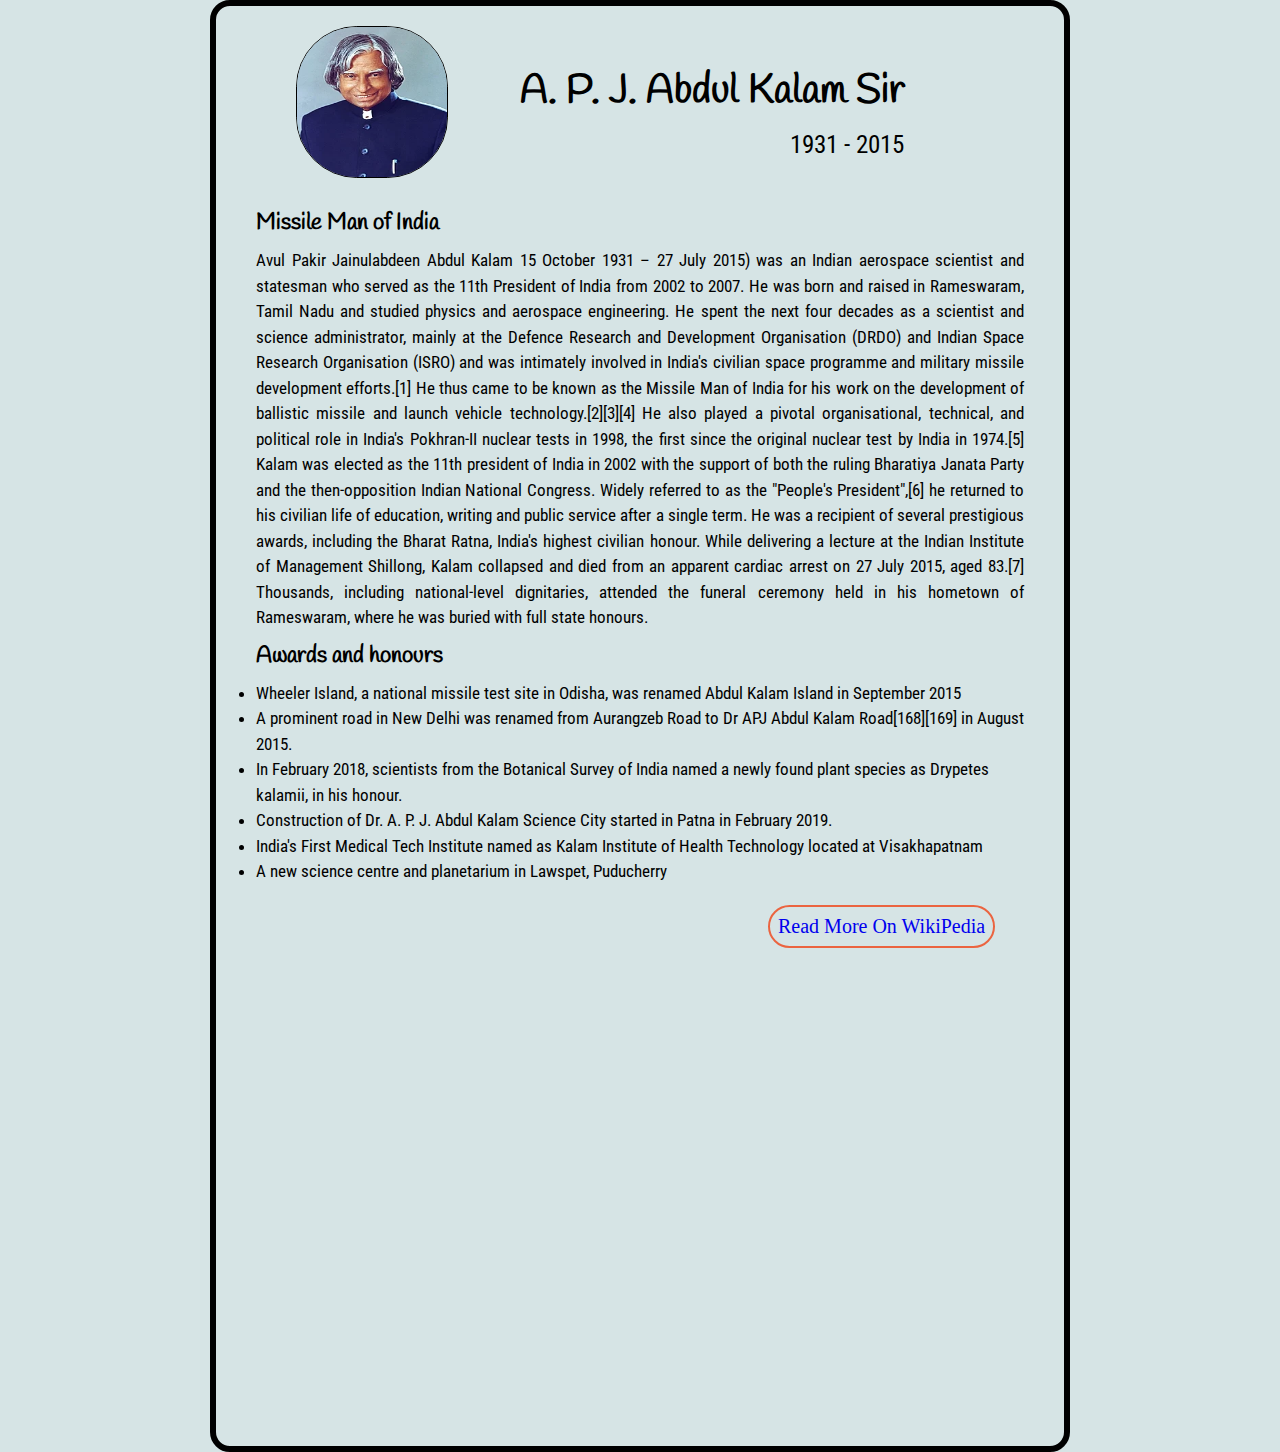
<file: Apj Abdul kalam bio/index.html>
<!DOCTYPE html>
<html lang="en">

<head>
    <meta charset="UTF-8">
    <title>A.P.J Abdul Kalam Sir Bio</title>
    <link rel="stylesheet" href="style.css">
    <style>
        @import url('https://fonts.googleapis.com/css2?family=Handlee&family=Roboto&family=Roboto+Condensed&display=swap');
    </style>
</head>

<body>
    <div class="container">
        <div class="top">
            <img src="images/image.webp" alt="Abdul Kalam Sir">
            <h1>A. P. J. Abdul Kalam Sir</h1>
            <p>1931 - 2015 </p>
        </div>
        <div class="main">
            <h2>Missile Man of India</h2>
            <p>Avul Pakir Jainulabdeen Abdul Kalam 15 October 1931 – 27 July 2015) was an Indian aerospace scientist and
                statesman who served as the 11th President of India from 2002 to 2007. He was born and raised in
                Rameswaram, Tamil Nadu and studied physics and aerospace engineering. He spent the next four decades as
                a scientist and science administrator, mainly at the Defence Research and Development Organisation
                (DRDO) and Indian Space Research Organisation (ISRO) and was intimately involved in India's civilian
                space programme and military missile development efforts.[1] He thus came to be known as the Missile Man
                of India for his work on the development of ballistic missile and launch vehicle technology.[2][3][4] He
                also played a pivotal organisational, technical, and political role in India's Pokhran-II nuclear tests
                in 1998, the first since the original nuclear test by India in 1974.[5]

                Kalam was elected as the 11th president of India in 2002 with the support of both the ruling Bharatiya
                Janata Party and the then-opposition Indian National Congress. Widely referred to as the "People's
                President",[6] he returned to his civilian life of education, writing and public service after a single
                term. He was a recipient of several prestigious awards, including the Bharat Ratna, India's highest
                civilian honour.

                While delivering a lecture at the Indian Institute of Management Shillong, Kalam collapsed and died from
                an apparent cardiac arrest on 27 July 2015, aged 83.[7] Thousands, including national-level dignitaries,
                attended the funeral ceremony held in his hometown of Rameswaram, where he was buried with full state
                honours.</p>
        </div>
        <div class="list">
            <h2>Awards and honours</h2>
            <ul>
                <li>Wheeler Island, a national missile test site in Odisha, was renamed Abdul Kalam Island in September
                    2015</li>
                <li>A prominent road in New Delhi was renamed from Aurangzeb Road to Dr APJ Abdul Kalam Road[168][169]
                    in August 2015.</li>
                <li>In February 2018, scientists from the Botanical Survey of India named a newly found plant species as
                    Drypetes kalamii, in his honour.</li>
                <li>Construction of Dr. A. P. J. Abdul Kalam Science City started in Patna in February 2019.</li>
                <li>India's First Medical Tech Institute named as Kalam Institute of Health Technology located at
                    Visakhapatnam</li>
                <li>A new science centre and planetarium in Lawspet, Puducherry</li>
            </ul>

        </div>
        <footer class="end">
            <a href="https://en.wikipedia.org/wiki/A._P._J._Abdul_Kalam">Read More On WikiPedia</a>
        </footer>

    </div>

</body>

</html>
</file>
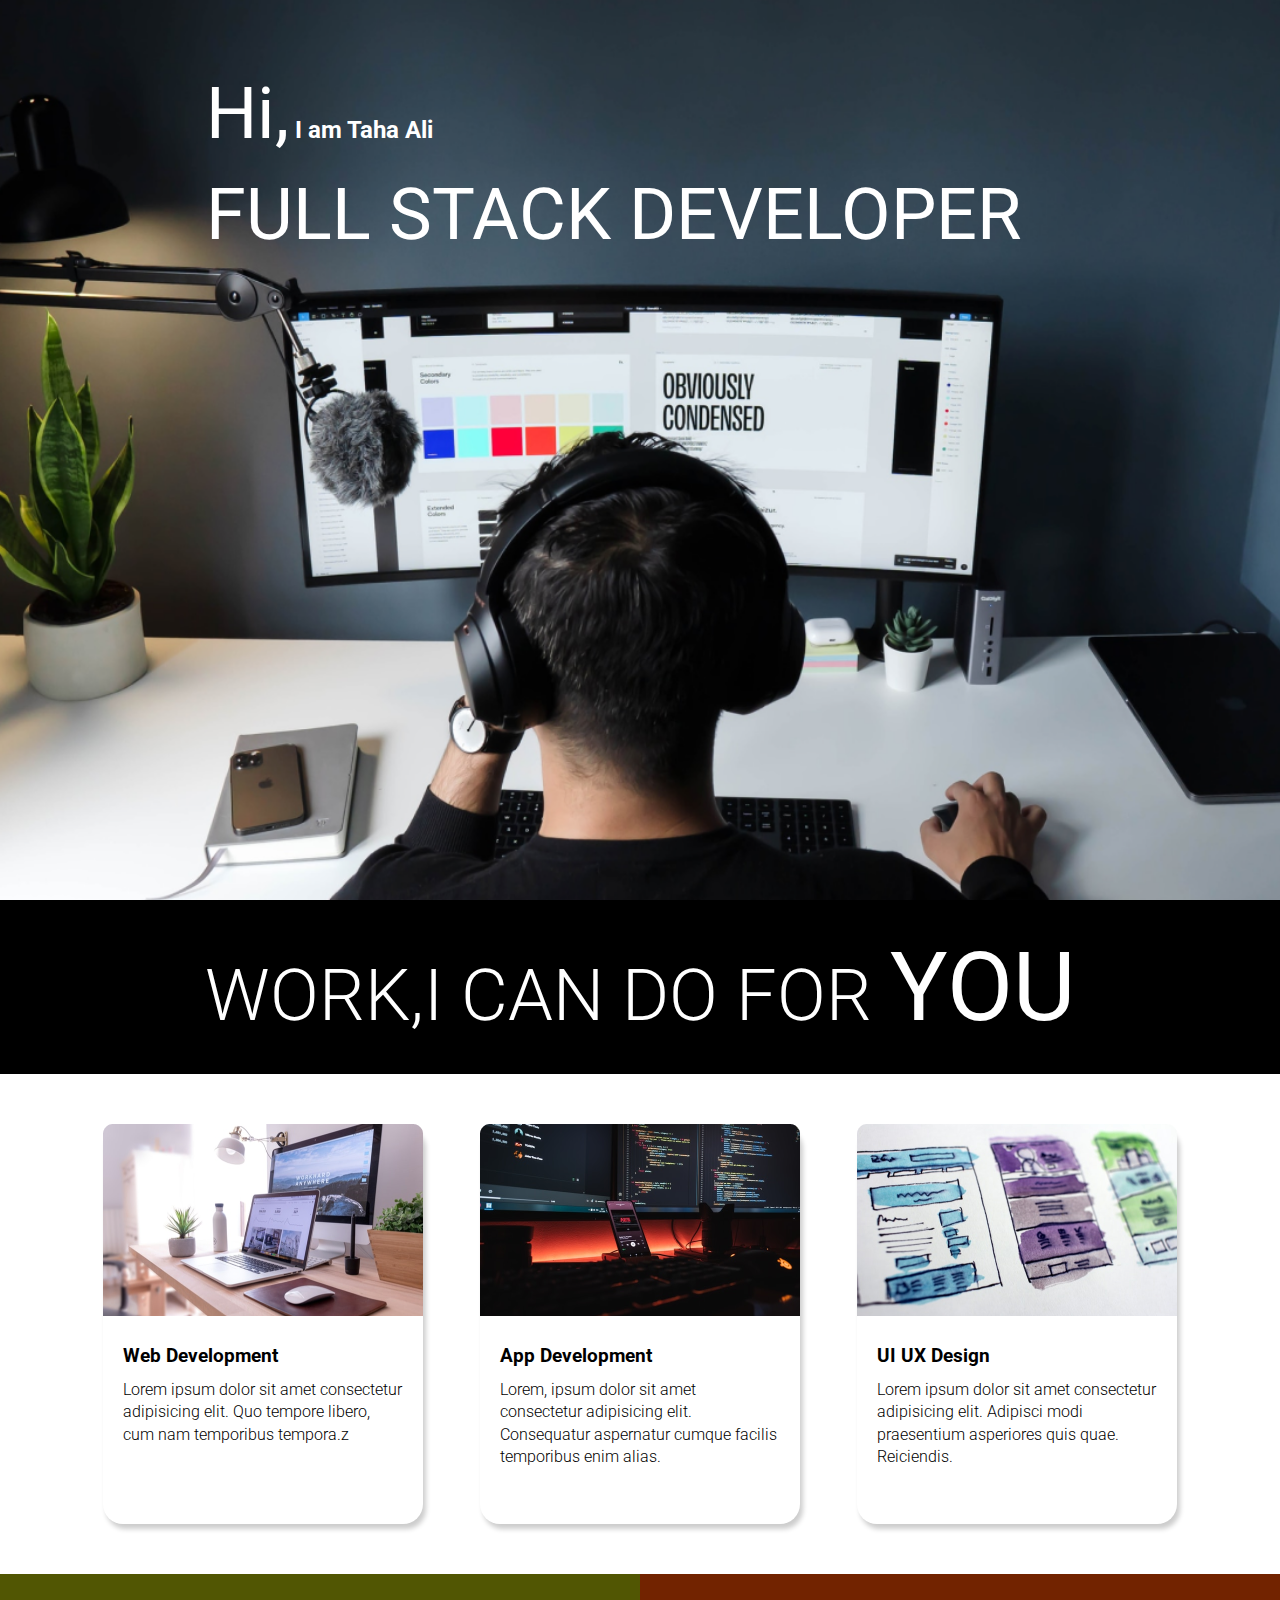
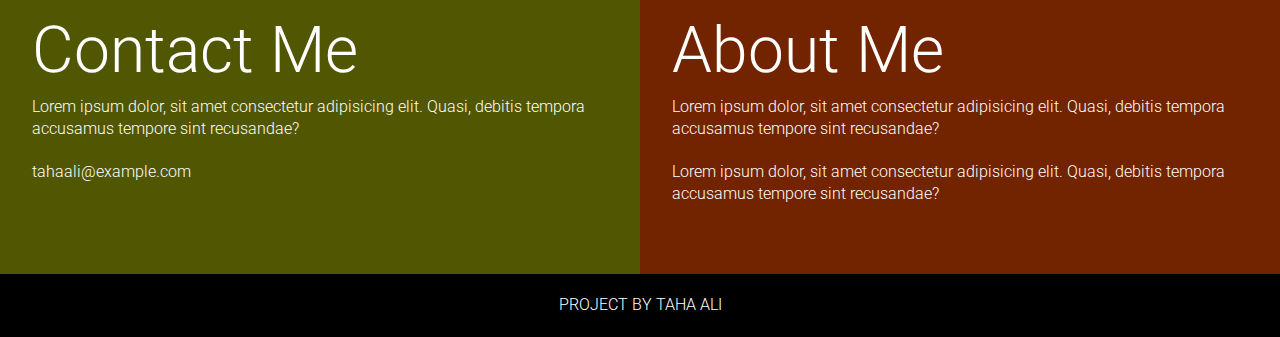
<file: Developer Landing page/index.html>
<!DOCTYPE html>
<html lang="en">

<head>
    <title>Developers Landing Page</title>
    <link rel="stylesheet" href="style.css">
</head>

<body>


    <!-- section 1---------------------- -->
    <section class="hero-section">
        <div class="text-con ">
            <h2><span class="lg-text">Hi,</span> I am Taha Ali</h2>
            <h1 class="lg-text">FULL STACK DEVELOPER</h1>
        </div>
    </section>

    <section class="black-box">
        <h2>WORK,I CAN DO FOR <span>YOU</span></h2>
    </section>


    <!-- section 2---------------------- -->
    <section class="work">
        <div class="grid-item">
            <div class="card">
                <div class="image-container">
                    <img class="img-re" src="images/img3.png" alt="web development">
                </div>
                <div class="card-container">
                    <h3>Web Development</h3>
                    <p>Lorem ipsum dolor sit amet consectetur adipisicing elit. Quo tempore libero, cum nam temporibus
                        tempora.z</p>
                </div>
            </div>
        </div>


        <div class="grid-item">
            <div class="card">
                <div class="image-container">
                    <img class="img-re" src="images/img1.png" alt="app development">
                </div>
                <div class="card-container">
                    <h3>App Development</h3>
                    <p>Lorem, ipsum dolor sit amet consectetur adipisicing elit. Consequatur aspernatur cumque facilis
                        temporibus enim alias.</p>
                </div>
            </div>
        </div>


        <div class="grid-item">
            <div class="card">
                <div class="image-container">
                    <img class="img-re" src="images/img2.png" alt="ui ux design" style="">
                </div>
                <div class="card-container">
                    <h3>UI UX Design</h3>
                    <p>Lorem ipsum dolor sit amet consectetur adipisicing elit. Adipisci modi praesentium asperiores
                        quis
                        quae. Reiciendis.</p>
                </div>
            </div>
        </div>
    </section>


    <!-- section 2---------------------- -->
    <section class="bottom-section">
        <div class="contact">
            <h2>Contact Me</h2>
            <p>Lorem ipsum dolor, sit amet consectetur adipisicing elit. Quasi, debitis tempora accusamus tempore sint
                recusandae?</p>
            <p>tahaali@example.com</p>
        </div>
        <div class="about">
            <h2>About Me</h2>
            <p>Lorem ipsum dolor, sit amet consectetur adipisicing elit. Quasi, debitis tempora accusamus tempore sint
                recusandae?</p>
            <p>Lorem ipsum dolor, sit amet consectetur adipisicing elit. Quasi, debitis tempora accusamus tempore sint
                recusandae?</p>
        </div>
    </section>

    <!-- Footer Section------------------->  

    <footer>
        Project By Taha Ali
    </footer>

</body>

</html>
</file>
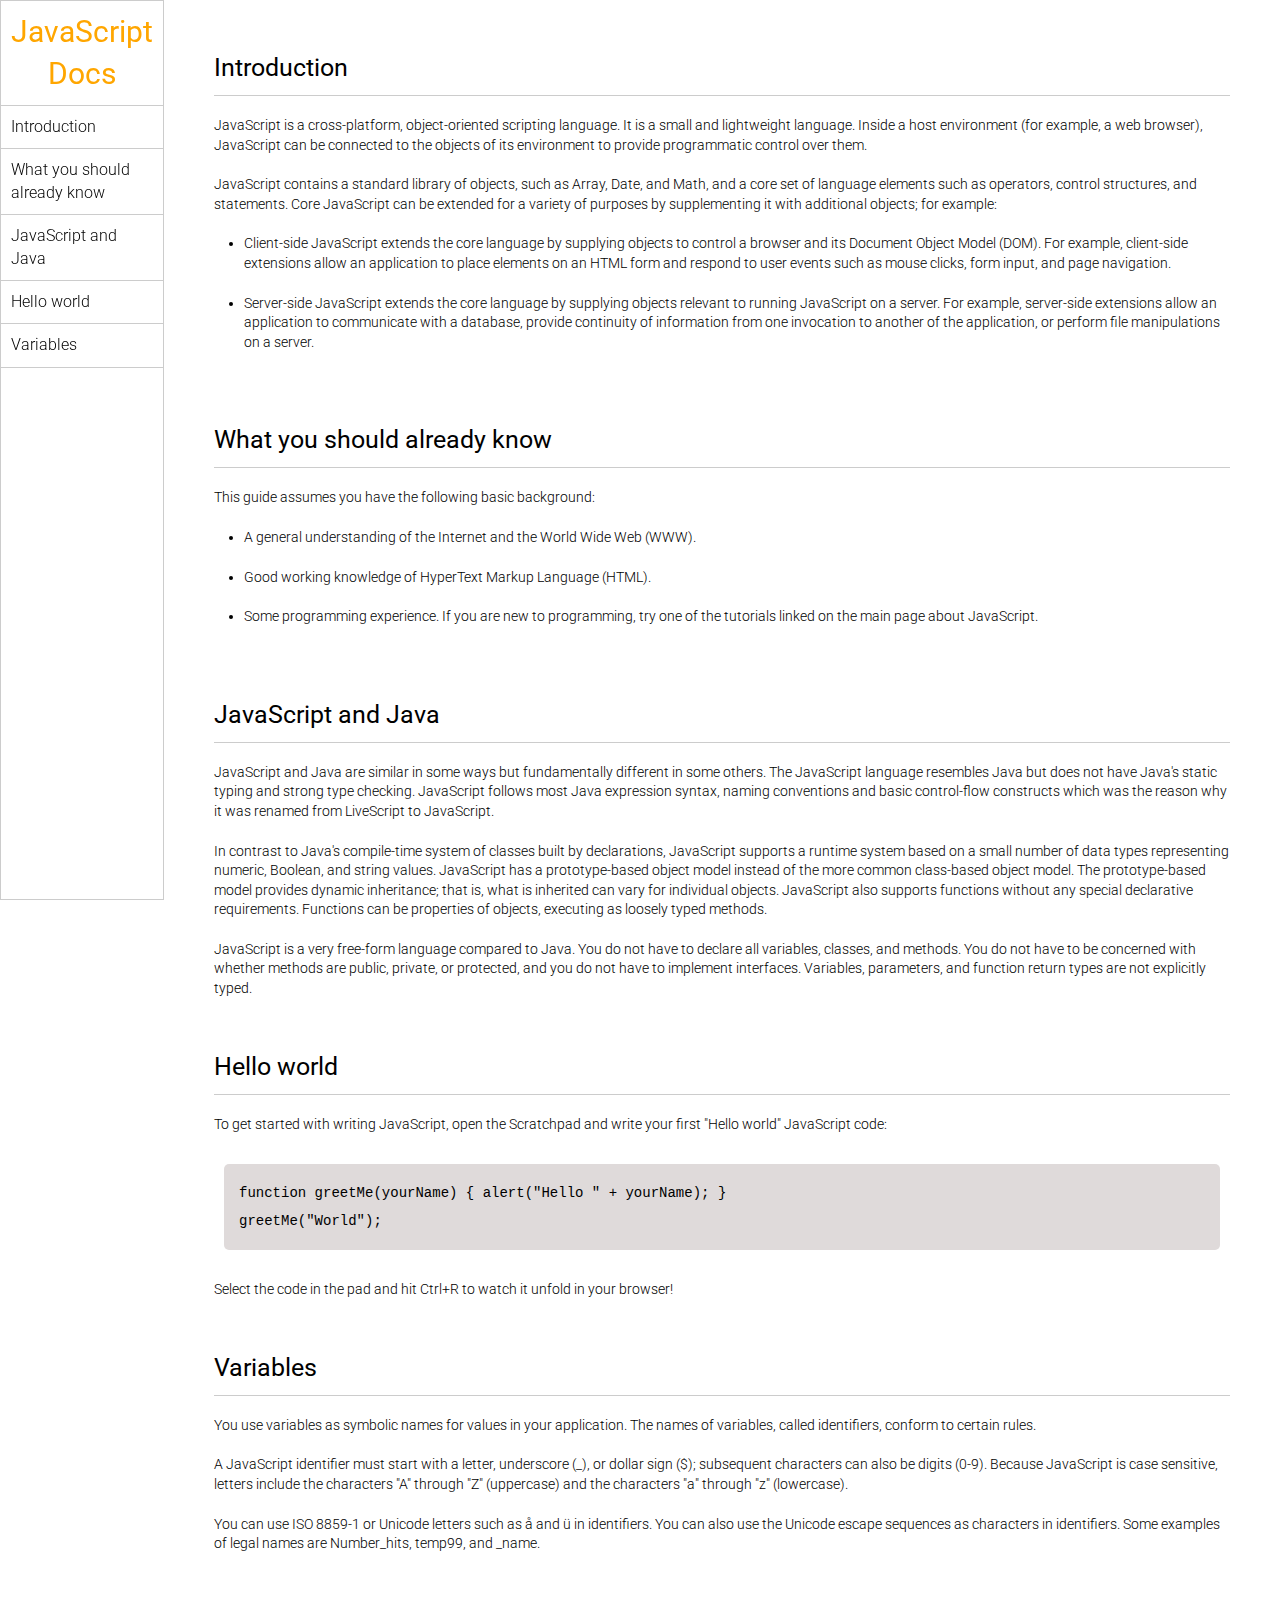
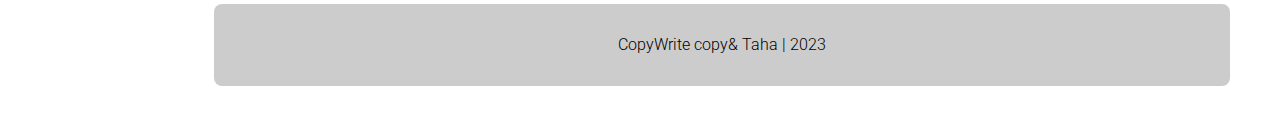
<file: javaScript documentation page/index.html>
<!DOCTYPE html>
<html lang="en">

<head>
    <meta charset="UTF-8">
    <meta http-equiv="X-UA-Compatible" content="IE=edge">
    <meta name="viewport" content="width=device-width, initial-scale=1.0">
    <title>JavaScript Documentation </title>
    <link rel="stylesheet" href="style.css">
</head>

<body>
    <header>
        <nav>
            <h1>JavaScript Docs</h1>
            <ul>
                <a href="#intro">
                    <li>Introduction</li>
                </a>
                <a href="#What_you_should_already_know">
                    <li>What you should already know</li>
                </a>


                <a href="#JavaScript_and_Java">
                    <li>JavaScript and Java</li>
                </a>
                <a href="#Hello_world">
                    <li>Hello world</li>
                </a>
                <a href="#Variables">
                    <li>Variables</li>
                </a>
            </ul>
        </nav>
    </header>

    <!-- my code ---------------------------------------- -->
    <main>
        <section id="intro">
            <h2>Introduction</h2>
            <article>
                <p>
                    JavaScript is a cross-platform, object-oriented scripting language.
                    It is a small and lightweight language. Inside a host environment
                    (for example, a web browser), JavaScript can be connected to the
                    objects of its environment to provide programmatic control over
                    them.
                </p>
                <p>
                    JavaScript contains a standard library of objects, such as Array,
                    Date, and Math, and a core set of language elements such as
                    operators, control structures, and statements. Core JavaScript can
                    be extended for a variety of purposes by supplementing it with
                    additional objects; for example:
                </p>
                <ul>
                    <li>
                        Client-side JavaScript extends the core language by supplying
                        objects to control a browser and its Document Object Model (DOM).
                        For example, client-side extensions allow an application to place
                        elements on an HTML form and respond to user events such as mouse
                        clicks, form input, and page navigation.
                    </li>
                    <li>
                        Server-side JavaScript extends the core language by supplying
                        objects relevant to running JavaScript on a server. For example,
                        server-side extensions allow an application to communicate with a
                        database, provide continuity of information from one invocation to
                        another of the application, or perform file manipulations on a
                        server.
                    </li>
                </ul>
            </article>
        </section>
        <section id="What_you_should_already_know">
            <h2>What you should already know</h2>
            <article>
                <p>This guide assumes you have the following basic background:</p>

                <ul>
                    <li>
                        A general understanding of the Internet and the World Wide Web
                        (WWW).
                    </li>
                    <li>Good working knowledge of HyperText Markup Language (HTML).</li>
                    <li>
                        Some programming experience. If you are new to programming, try
                        one of the tutorials linked on the main page about JavaScript.
                    </li>
                </ul>
            </article>
        </section>
        <section id="JavaScript_and_Java">
            <h2>JavaScript and Java</h2>
            <article>
                <p>
                    JavaScript and Java are similar in some ways but fundamentally
                    different in some others. The JavaScript language resembles Java but
                    does not have Java's static typing and strong type checking.
                    JavaScript follows most Java expression syntax, naming conventions
                    and basic control-flow constructs which was the reason why it was
                    renamed from LiveScript to JavaScript.
                </p>

                <p>
                    In contrast to Java's compile-time system of classes built by
                    declarations, JavaScript supports a runtime system based on a small
                    number of data types representing numeric, Boolean, and string
                    values. JavaScript has a prototype-based object model instead of the
                    more common class-based object model. The prototype-based model
                    provides dynamic inheritance; that is, what is inherited can vary
                    for individual objects. JavaScript also supports functions without
                    any special declarative requirements. Functions can be properties of
                    objects, executing as loosely typed methods.
                </p>
                <p>
                    JavaScript is a very free-form language compared to Java. You do not
                    have to declare all variables, classes, and methods. You do not have
                    to be concerned with whether methods are public, private, or
                    protected, and you do not have to implement interfaces. Variables,
                    parameters, and function return types are not explicitly typed.
                </p>
            </article>
        </section>
        <section id="Hello_world">
            <h2>Hello world</h2>
            <article>
                To get started with writing JavaScript, open the Scratchpad and write
                your first "Hello world" JavaScript code:
                <code>function greetMe(yourName) { alert("Hello " + yourName); }
                greetMe("World");
              </code>

                Select the code in the pad and hit Ctrl+R to watch it unfold in your
                browser!
            </article>
        </section>
        <section id="Variables">
            <h2>Variables</h2>
            <article>
                <p>
                    You use variables as symbolic names for values in your application.
                    The names of variables, called identifiers, conform to certain
                    rules.
                </p>
                <p>
                    A JavaScript identifier must start with a letter, underscore (_), or
                    dollar sign ($); subsequent characters can also be digits (0-9).
                    Because JavaScript is case sensitive, letters include the characters
                    "A" through "Z" (uppercase) and the characters "a" through "z"
                    (lowercase).
                </p>
                <p>
                    You can use ISO 8859-1 or Unicode letters such as å and ü in
                    identifiers. You can also use the Unicode escape sequences as
                    characters in identifiers. Some examples of legal names are
                    Number_hits, temp99, and _name.
                </p>
            </article>
            
        </section>
        <footer><p>CopyWrite copy& Taha | 2023 </p></footer>
    </main>
</body>

</html>
</file>
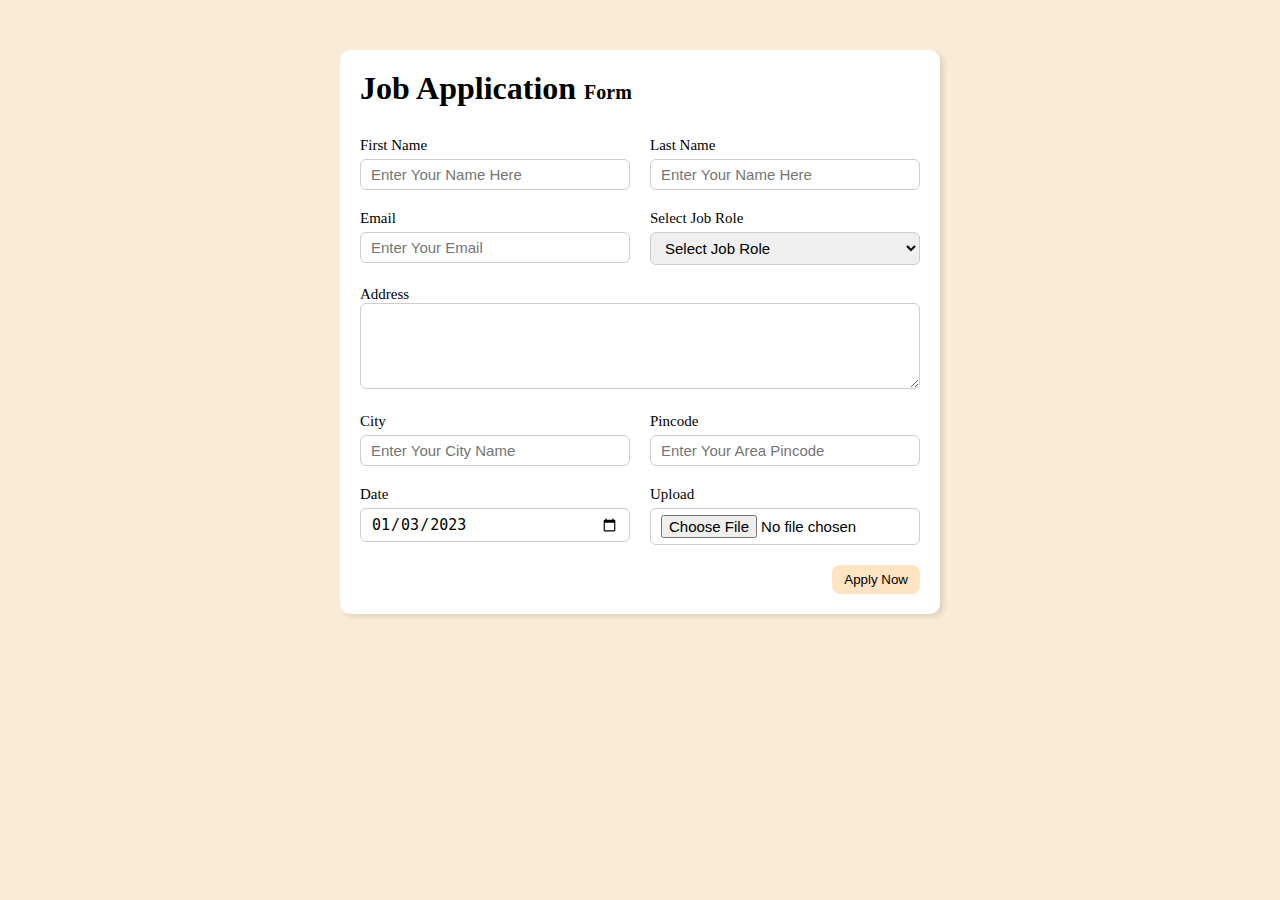
<file: Job Application Form/index.html>
<!DOCTYPE html>
<html lang="en">

<head>
    <title>job Application Form</title>
    <link rel="stylesheet" href="style.css">
</head>

<body>
    <div class="container">
        <div class="apply_box">
            <h1>Job Application
                <span class="small-title">Form</span>
            </h1>
            <form action="">
                <div class="form-container">
                    <div class="form-control">
                        <label for="first">First Name</label>
                        <input type="text" id="first" name="first-name" placeholder="Enter Your Name Here">
                    </div>


                    <div class="form-control">
                        <label for="last-name">Last Name</label>
                        <input type="text" id="last-name" name="last-name" placeholder="Enter Your Name Here">
                    </div>


                    <div class="form-control">
                        <label for="email">Email</label>
                        <input type="email" id="email" name="Email" placeholder="Enter Your Email">
                    </div>


                    <div class="form-control">
                        <label for="job-role">Select Job Role</label>
                        <select name="job-role" id="job-role">
                            <option value="">Select Job Role</option>
                            <option value="frontend">Frontend Developer</option>
                            <option value="backend">Backend Developer</option>
                            <option value="full_stack">Full Stack Developer</option>
                            <option value="ui_ux">UI UX Designer</option>
                        </select>
                    </div>

                    <div class="area-control">
                        <label for="address">Address</label>
                        <textarea name="text" id="address" rows="4" cols="50" ></textarea>
                    </div>

                    <div class="form-control">
                        <label for="city">City</label>
                        <input type="text" id="city" name="city" placeholder="Enter Your City Name ">
                    </div>

                    <div class="form-control">
                        <label for="pincode">Pincode</label>
                        <input type="number" id="pincode" name="pincode" placeholder="Enter Your Area Pincode ">
                    </div>

                    <div class="form-control">
                        <label for="Date">Date</label>
                        <input value="2023-01-03" type="date" id="date" name="date" >
                    </div>

                    <div class="form-control">
                        <label for="upload">Upload</label>
                        <input  type="file" id="upload" name="upload" >
                    </div>

                </div>
                <div class="button">
                    <button type="submit">Apply Now </button>
                </div>
            </form>
        </div>
    </div>


</body>

</html>
</file>
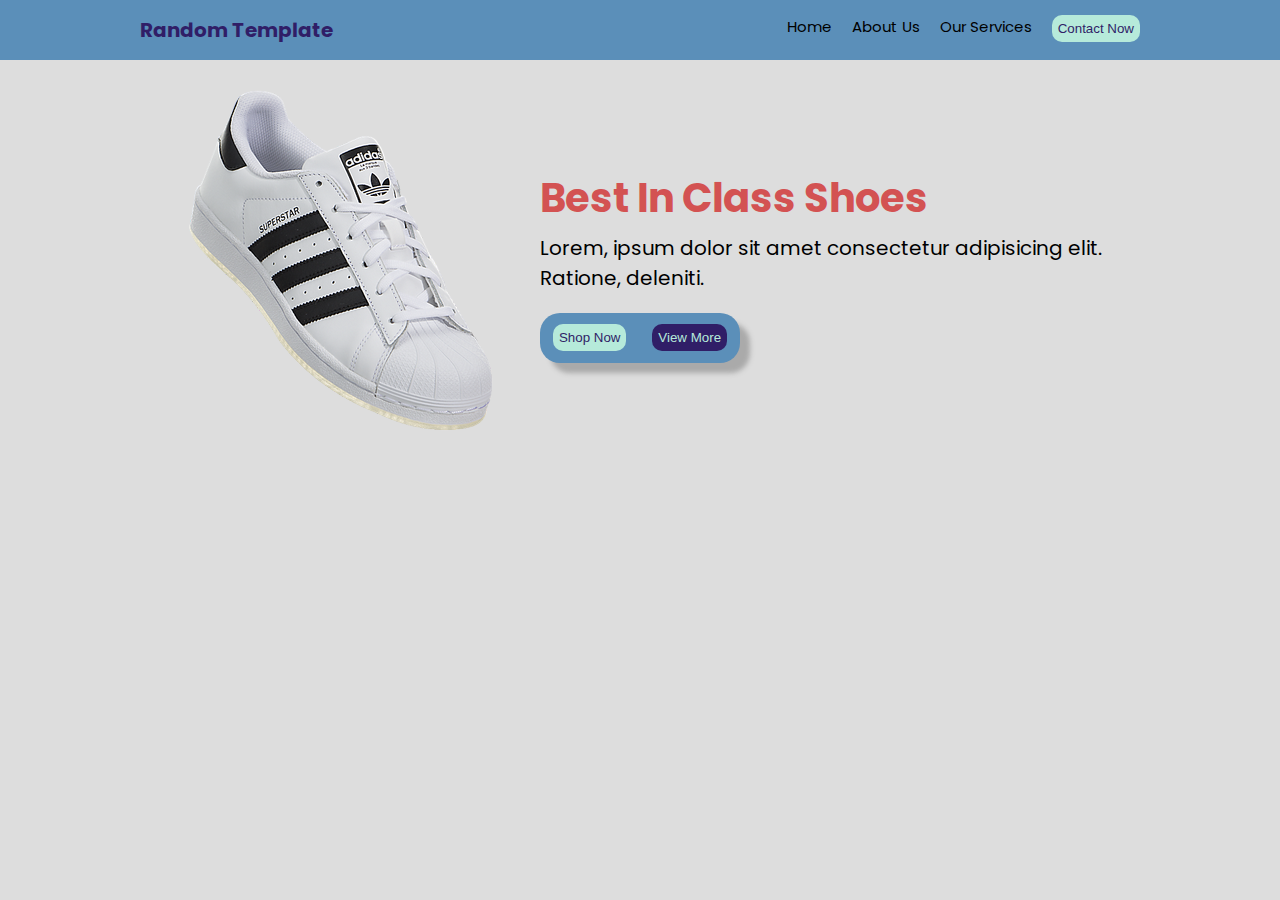
<file: own project/index.html>
<!DOCTYPE html>
<html lang="en">

<head>
    <meta charset="UTF-8">
    <meta http-equiv="X-UA-Compatible" content="IE=edge">
    <meta name="viewport" content="width=device-width, initial-scale=1.0">
    <title>Random template</title>
    <link rel="stylesheet" href="style.css">
</head>

<body>
    <section class="navigation">
        <div class="nav-con">
            <div class="logo">
                <h2>Random Template</h2>
            </div>
            <nav>
                <div class="list">
                    <ul>
                        <li>Home</li>
                        <li>About Us</li>
                        <li>Our Services</li>
                        <li><button class="primary-btn">Contact Now</button></li>
                    </ul>
                </div>
            </nav>
    </section>
    </div>
    <div class="main-container">
        <section class="hero">
            <div class="imgs">
                <img src="images/shoe1.png" alt="shoeimg">
            </div>

            <div class="content">
                <div class="text">
                    <h3>Best In Class Shoes</h3>
                    <p>Lorem, ipsum dolor sit amet consectetur adipisicing elit. Ratione, deleniti.</p>
                </div>
                <div class="btns">
                    <button class="primary-btn">Shop Now</button>
                    <button class="secondary-btn">View More</button>
                </div>
            </div>
        </section>










    </div>







</body>

</html>
</file>
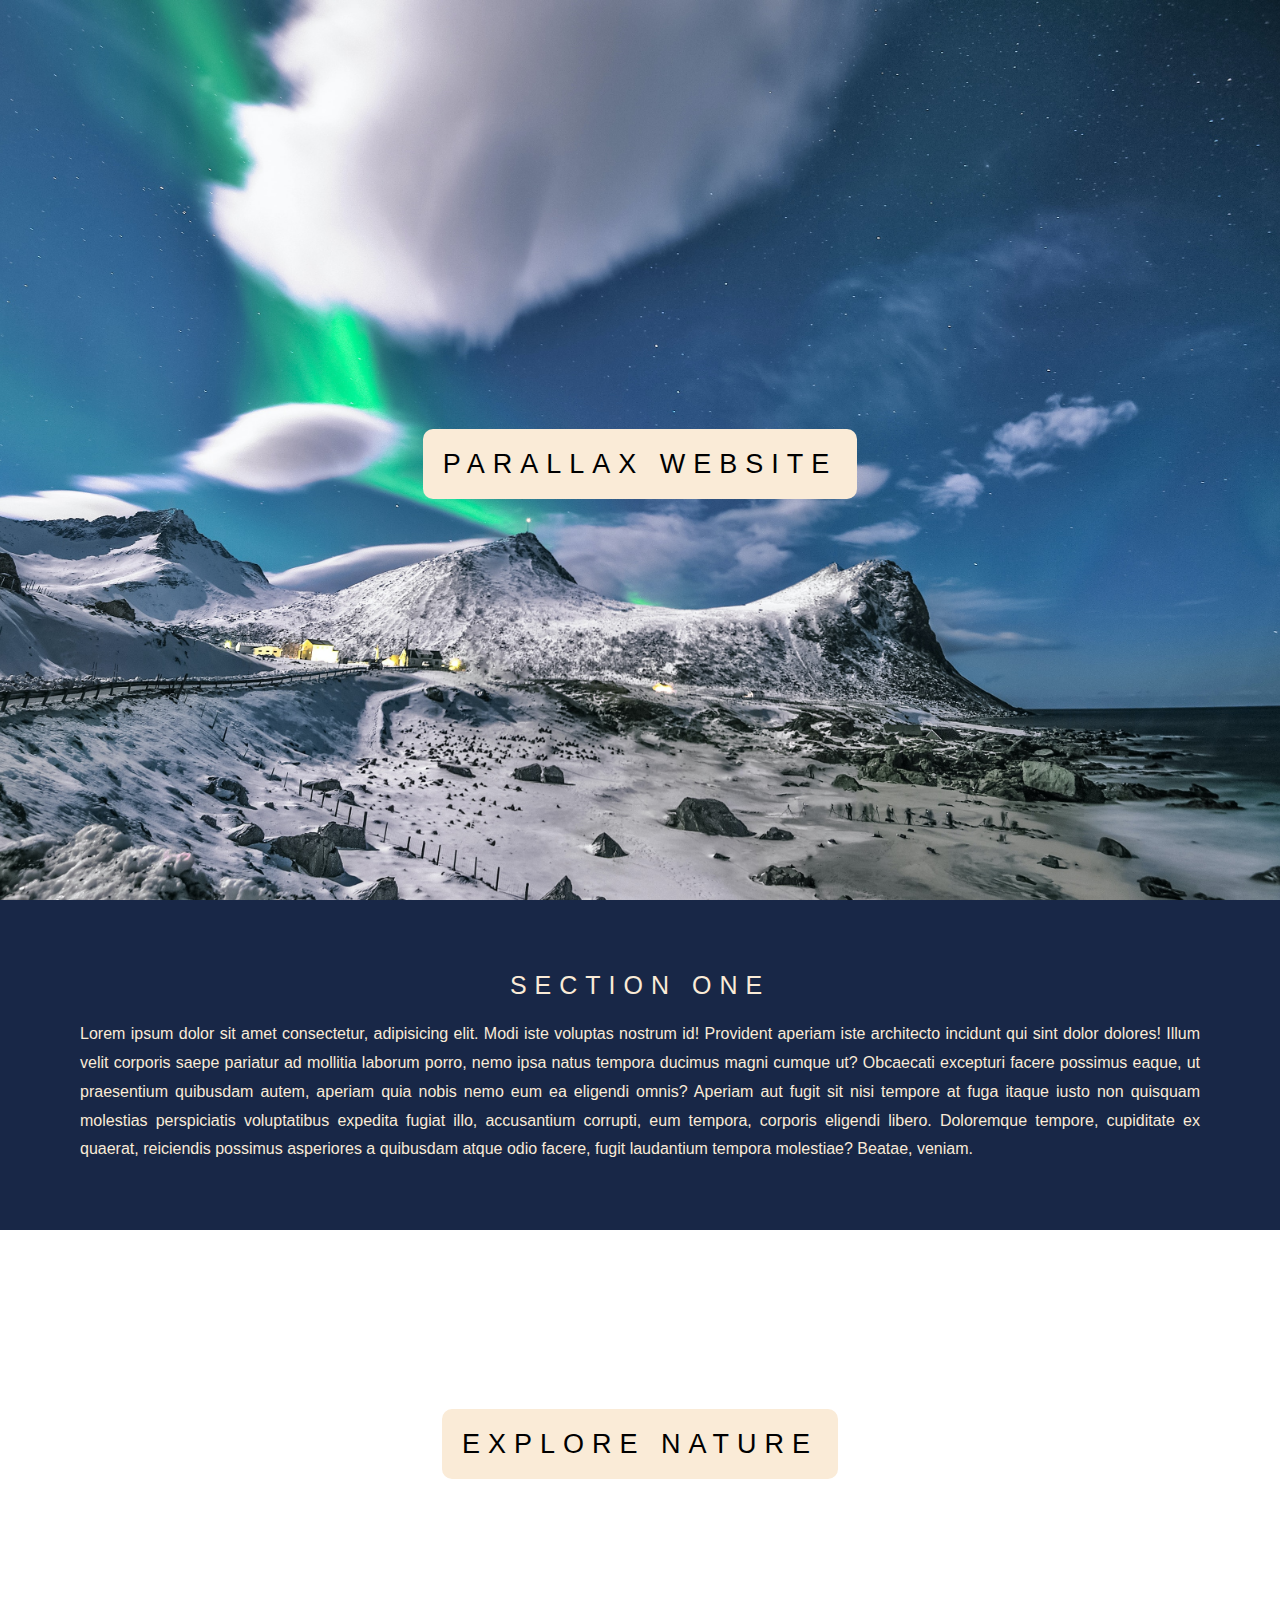
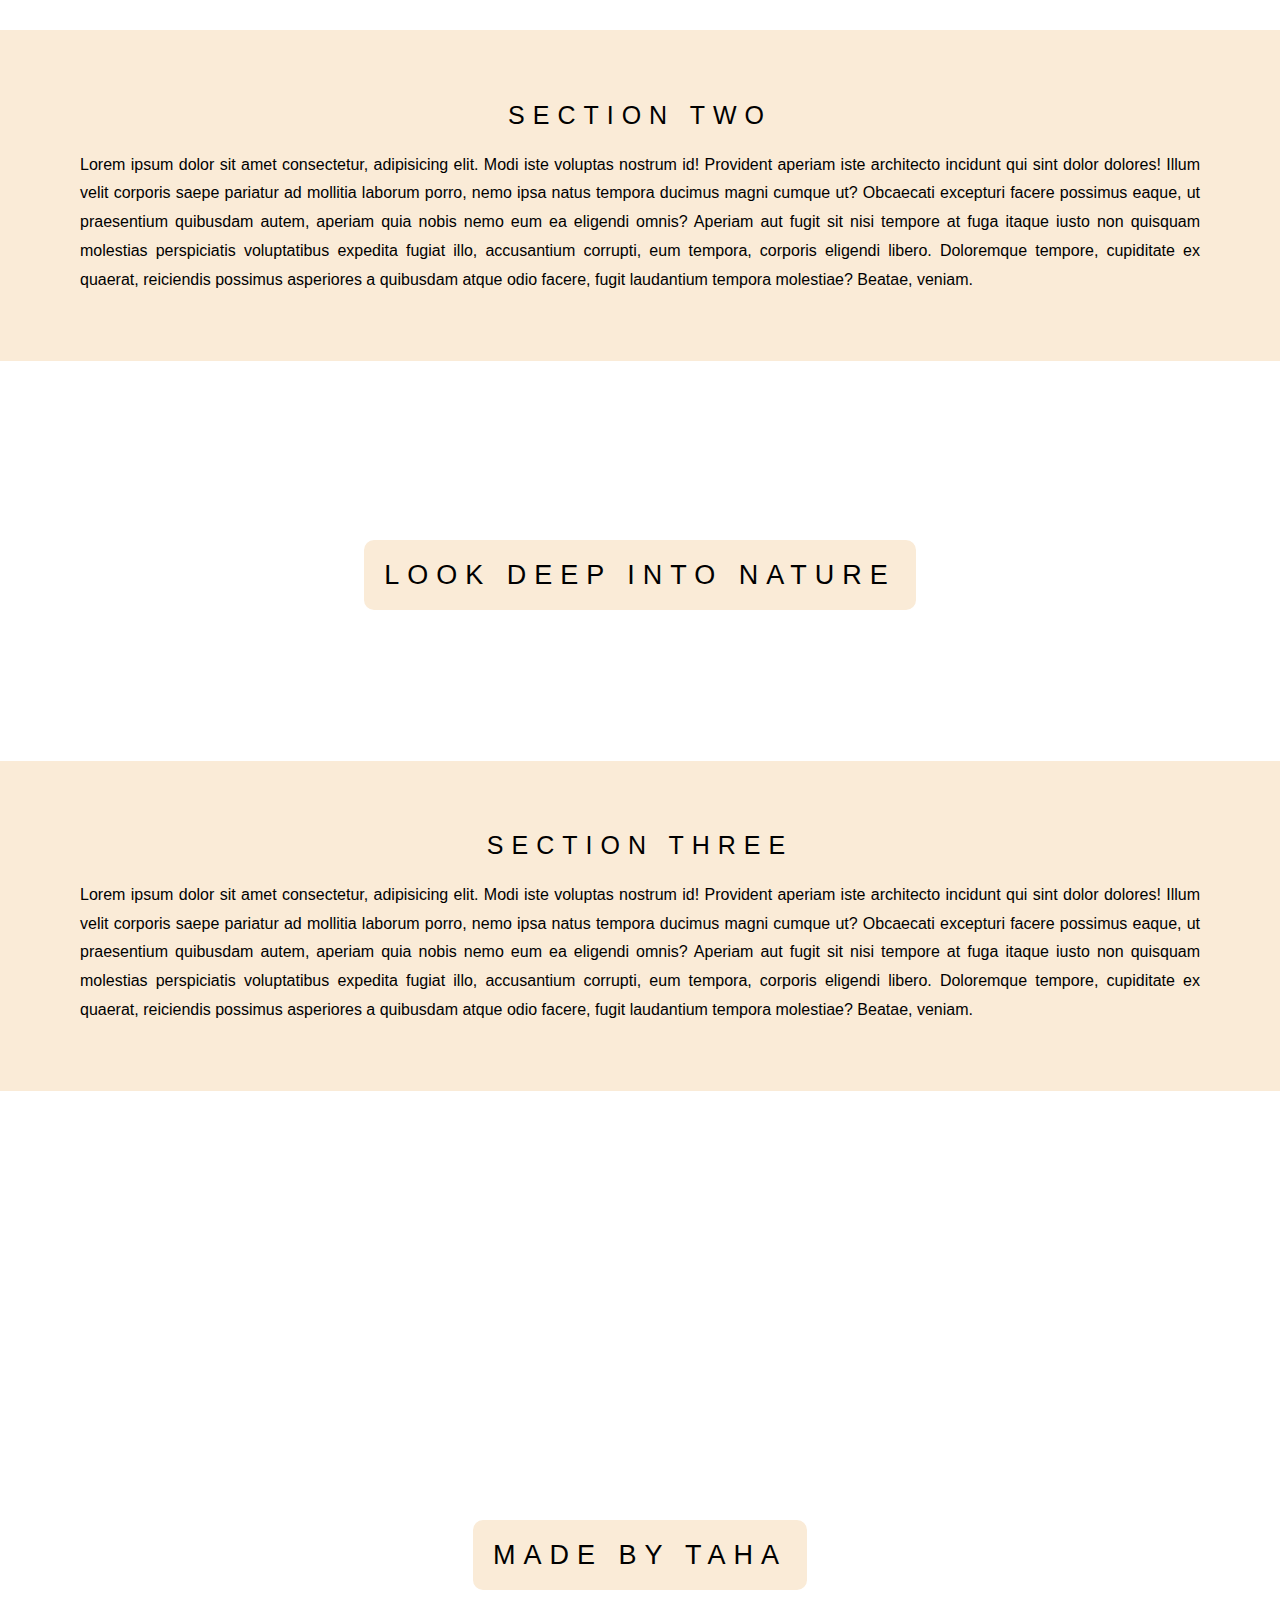
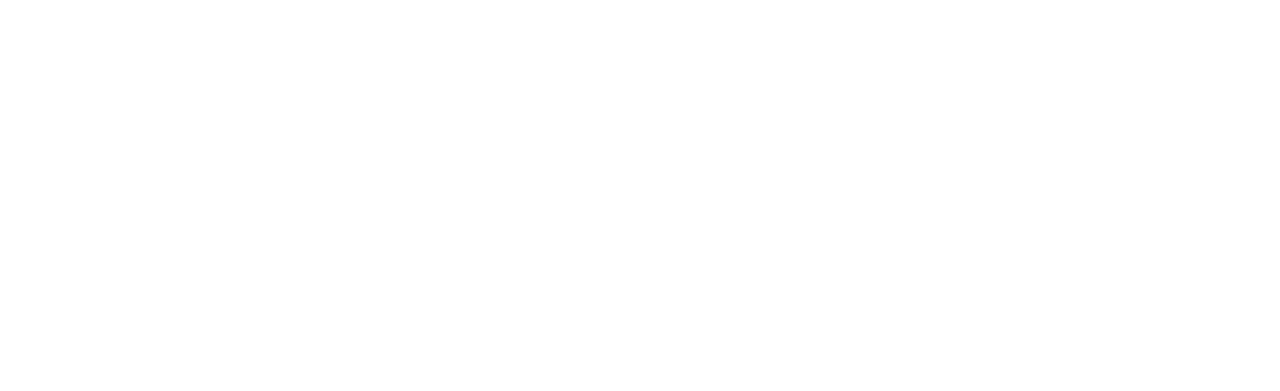
<file: Parallax Website/index.html>
<!DOCTYPE html>
<html lang="en">

<head>
    <title>Parallax Website</title>
    <link rel="stylesheet" href="style.css">
</head>

<body>
    <section class="pimg1">
        <div class="text">
            <span class="textbg">
                Parallax Website
            </span>
        </div>
    </section>

    <section class="section sc-dark">
        <h2>Section One</h2>
        <p>Lorem ipsum dolor sit amet consectetur, adipisicing elit. Modi iste voluptas nostrum id! Provident aperiam
            iste architecto incidunt qui sint dolor dolores! Illum velit corporis saepe pariatur ad mollitia laborum
            porro, nemo ipsa natus tempora ducimus magni cumque ut? Obcaecati excepturi facere possimus eaque, ut
            praesentium quibusdam autem, aperiam quia nobis nemo eum ea eligendi omnis? Aperiam aut fugit sit nisi
            tempore at fuga itaque iusto non quisquam molestias perspiciatis voluptatibus expedita fugiat illo,
            accusantium corrupti, eum tempora, corporis eligendi libero. Doloremque tempore, cupiditate ex quaerat,
            reiciendis possimus asperiores a quibusdam atque odio facere, fugit laudantium tempora molestiae? Beatae,
            veniam.</p>
    </section>

    <section class="pimg2">
        <div class="text">
            <span class="textbg">
              Explore Nature
            </span>
        </div>
    </section>

    <section class="section sc-light">
        <h2>Section Two</h2>
        <p>Lorem ipsum dolor sit amet consectetur, adipisicing elit. Modi iste voluptas nostrum id! Provident aperiam
            iste architecto incidunt qui sint dolor dolores! Illum velit corporis saepe pariatur ad mollitia laborum
            porro, nemo ipsa natus tempora ducimus magni cumque ut? Obcaecati excepturi facere possimus eaque, ut
            praesentium quibusdam autem, aperiam quia nobis nemo eum ea eligendi omnis? Aperiam aut fugit sit nisi
            tempore at fuga itaque iusto non quisquam molestias perspiciatis voluptatibus expedita fugiat illo,
            accusantium corrupti, eum tempora, corporis eligendi libero. Doloremque tempore, cupiditate ex quaerat,
            reiciendis possimus asperiores a quibusdam atque odio facere, fugit laudantium tempora molestiae? Beatae,
            veniam.</p>
    </section>

    <section class="pimg3">
        <div class="text">
            <span class="textbg">
              Look Deep Into Nature
            </span>
        </div>
    </section>

    <section class="section sc-light">
        <h2>Section Three</h2>
        <p>Lorem ipsum dolor sit amet consectetur, adipisicing elit. Modi iste voluptas nostrum id! Provident aperiam
            iste architecto incidunt qui sint dolor dolores! Illum velit corporis saepe pariatur ad mollitia laborum
            porro, nemo ipsa natus tempora ducimus magni cumque ut? Obcaecati excepturi facere possimus eaque, ut
            praesentium quibusdam autem, aperiam quia nobis nemo eum ea eligendi omnis? Aperiam aut fugit sit nisi
            tempore at fuga itaque iusto non quisquam molestias perspiciatis voluptatibus expedita fugiat illo,
            accusantium corrupti, eum tempora, corporis eligendi libero. Doloremque tempore, cupiditate ex quaerat,
            reiciendis possimus asperiores a quibusdam atque odio facere, fugit laudantium tempora molestiae? Beatae,
            veniam.</p>
    </section>

    <section class="pimg1">
        <div class="text">
            <span class="textbg">
                Made BY Taha
            </span>
        </div>
    </section>
</body>

</html>
</file>
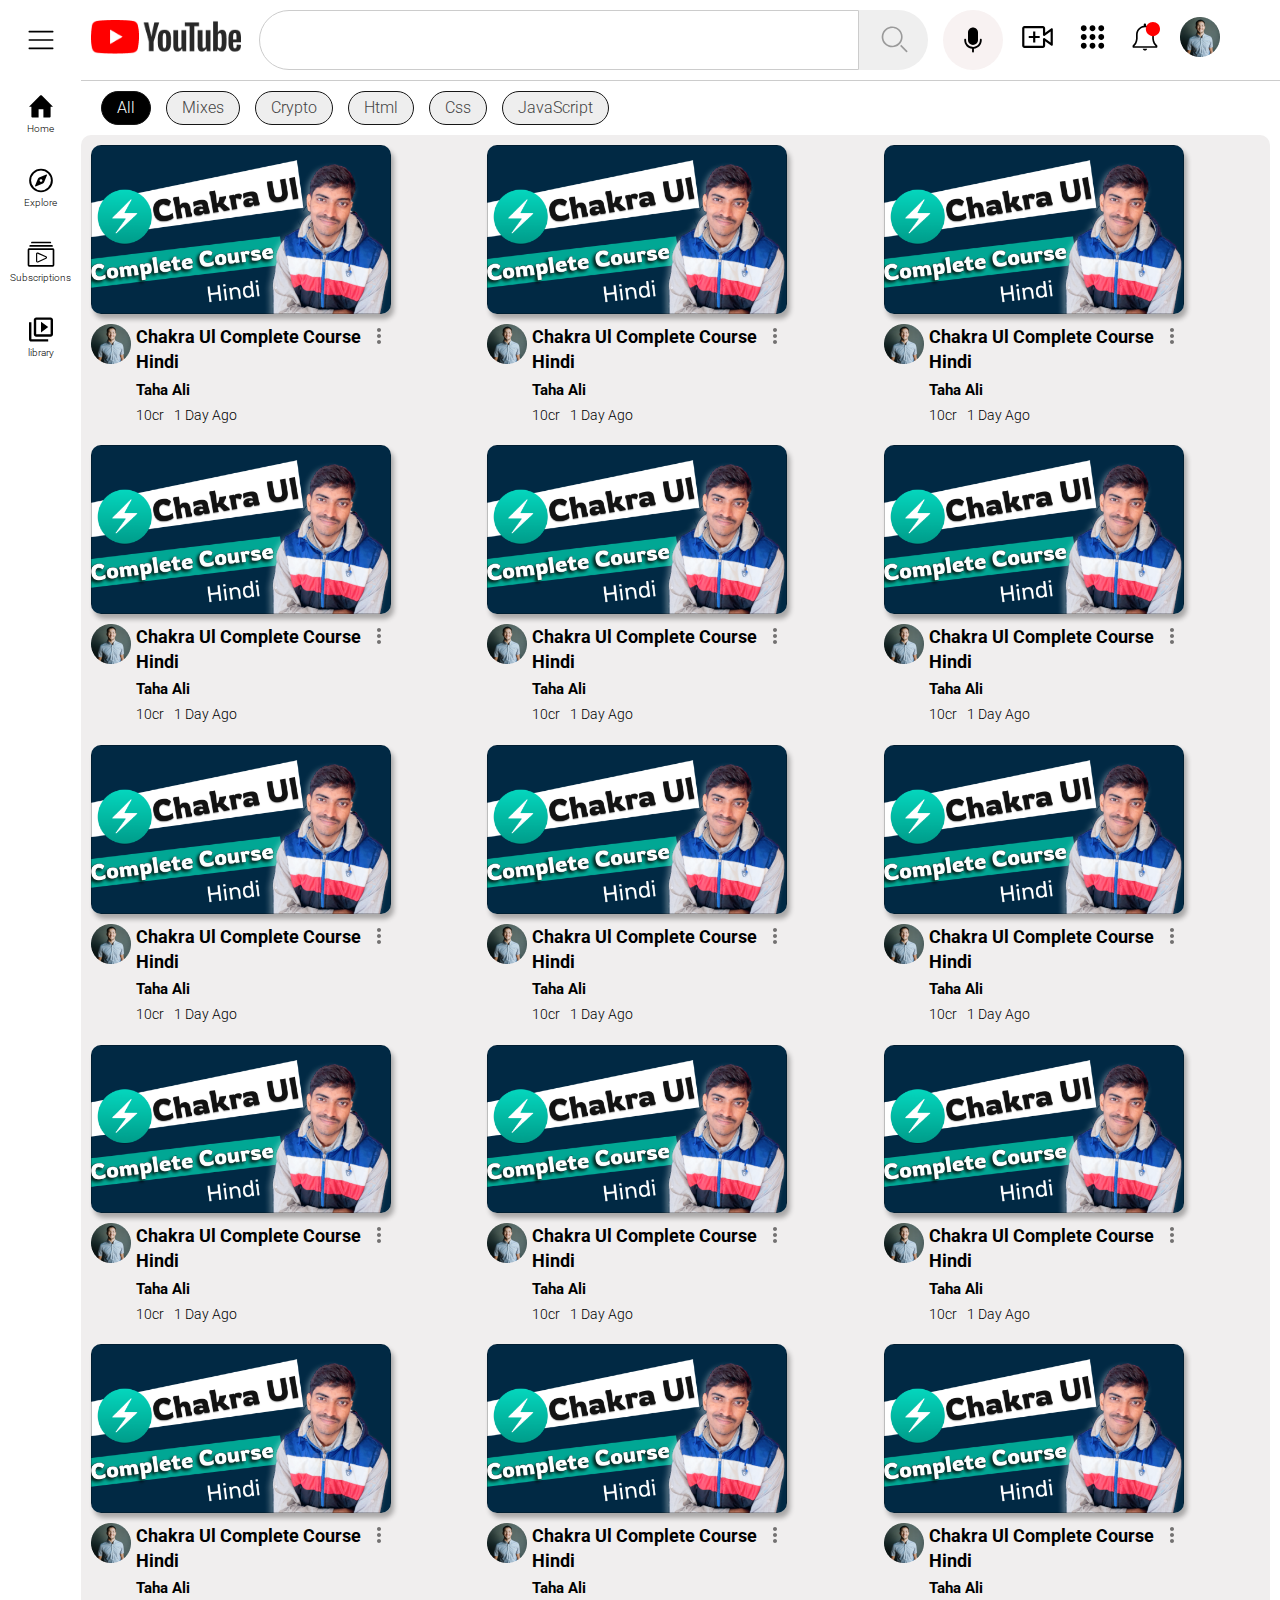
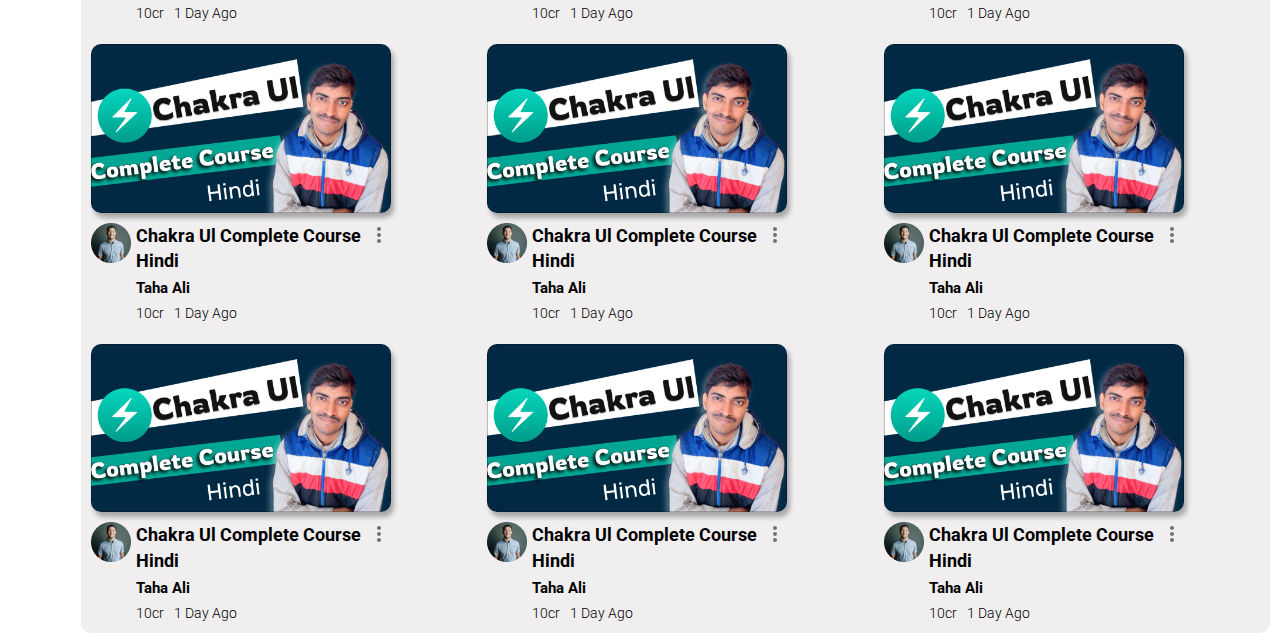
<file: Youtube Cl/index.html>
<!DOCTYPE html>
<html lang="en">

<head>
    <title>Youtube Look Alike</title>
    <link rel="stylesheet" href="style.css">
</head>

<body>
    <div class="container">
        <div class="aside">
            <div class="bars">
                <img src="icons/bars.svg" alt="bars">
            </div>
            <div class="side-icons">
                <i><img src="icons/home.svg" alt="home"></i>
                <p>Home</p>
            </div>
            <div class="side-icons">
                <i><img src="icons/compass.svg" alt="compass"></i>
                <p>Explore</p>
            </div>
            <div class="side-icons">
                <i><img src="icons/video-gallary.svg" alt="Subscriptions"></i>
                <p>Subscriptions</p>
            </div>
            <div class="side-icons">
                <i><img src="icons/video-library.svg" alt="library"></i>
                <p>library</p>
            </div>
        </div>
        <div class="main-container">
            <header>
                <nav>
                    <div class="logo">
                        <img src="images/youtube-logo.png" alt="yt logo">
                    </div>
                    <div class="center-nav">
                        <div class="search">
                            <input type="text">
                            <button> <img src="icons/search.svg" alt="search"></button>
                        </div>
                        <div class="mic">
                            <img src="icons/mic.svg" alt="mic">
                        </div>
                    </div>
                    <div class="side-nav">
                        <i><img src="icons/video-add.svg" alt="video-add"></i>
                        <i><img src="icons/dot-grid.svg" alt="dot-grid"></i>
                        <i><img src="icons/bell.svg" alt="bell"></i>
                        <i><img src="images/avatar.png" alt="avatar"></i>
                    </div>
                </nav>
                <div class="tags">
                    <div class="tag dark">All</div>
                    <div class="tag Light">Mixes</div>
                    <div class="tag Light">Crypto</div>
                    <div class="tag Light">Html</div>
                    <div class="tag Light">Css</div>
                    <div class="tag Light">JavaScript</div>
                </div>
            </header>
            <main>
                <div class="card-conatainer">
                    <div class="card">
                        <img class="thum" src="images/thumbnail.png" alt="thumbnail">
                        <div class="avatar-content">
                            <div class="avatar">
                                <img src="images/avatar.png" alt="avatar">
                            </div>
                            <div class="content">
                                <h3>Chakra Ul Complete Course Hindi</h3>
                                <p class="channel-name">Taha Ali</p>
                                <div class="content-status">
                                    <p>10cr</p>
                                    <p>1 Day Ago</p>
                                </div>
                            </div>
                            <div class="dots">
                                <img src="icons/dots.svg" alt="dots">
                            </div>
                        </div>
                    </div>
                    <div class="card">
                        <img class="thum" src="images/thumbnail.png" alt="thumbnail">
                        <div class="avatar-content">
                            <div class="avatar">
                                <img src="images/avatar.png" alt="avatar">
                            </div>
                            <div class="content">
                                <h3>Chakra Ul Complete Course Hindi</h3>
                                <p class="channel-name">Taha Ali</p>
                                <div class="content-status">
                                    <p>10cr</p>
                                    <p>1 Day Ago</p>
                                </div>
                            </div>
                            <div class="dots">
                                <img src="icons/dots.svg" alt="dots">
                            </div>
                        </div>
                    </div>
                    <div class="card">
                        <img class="thum" src="images/thumbnail.png" alt="thumbnail">
                        <div class="avatar-content">
                            <div class="avatar">
                                <img src="images/avatar.png" alt="avatar">
                            </div>
                            <div class="content">
                                <h3>Chakra Ul Complete Course Hindi</h3>
                                <p class="channel-name">Taha Ali</p>
                                <div class="content-status">
                                    <p>10cr</p>
                                    <p>1 Day Ago</p>
                                </div>
                            </div>
                            <div class="dots">
                                <img src="icons/dots.svg" alt="dots">
                            </div>
                        </div>
                    </div>
                    <div class="card">
                        <img class="thum" src="images/thumbnail.png" alt="thumbnail">
                        <div class="avatar-content">
                            <div class="avatar">
                                <img src="images/avatar.png" alt="avatar">
                            </div>
                            <div class="content">
                                <h3>Chakra Ul Complete Course Hindi</h3>
                                <p class="channel-name">Taha Ali</p>
                                <div class="content-status">
                                    <p>10cr</p>
                                    <p>1 Day Ago</p>
                                </div>
                            </div>
                            <div class="dots">
                                <img src="icons/dots.svg" alt="dots">
                            </div>
                        </div>
                    </div>
                    <div class="card">
                        <img class="thum" src="images/thumbnail.png" alt="thumbnail">
                        <div class="avatar-content">
                            <div class="avatar">
                                <img src="images/avatar.png" alt="avatar">
                            </div>
                            <div class="content">
                                <h3>Chakra Ul Complete Course Hindi</h3>
                                <p class="channel-name">Taha Ali</p>
                                <div class="content-status">
                                    <p>10cr</p>
                                    <p>1 Day Ago</p>
                                </div>
                            </div>
                            <div class="dots">
                                <img src="icons/dots.svg" alt="dots">
                            </div>
                        </div>
                    </div>
                    <div class="card">
                        <img class="thum" src="images/thumbnail.png" alt="thumbnail">
                        <div class="avatar-content">
                            <div class="avatar">
                                <img src="images/avatar.png" alt="avatar">
                            </div>
                            <div class="content">
                                <h3>Chakra Ul Complete Course Hindi</h3>
                                <p class="channel-name">Taha Ali</p>
                                <div class="content-status">
                                    <p>10cr</p>
                                    <p>1 Day Ago</p>
                                </div>
                            </div>
                            <div class="dots">
                                <img src="icons/dots.svg" alt="dots">
                            </div>
                        </div>
                    </div>
                    <div class="card">
                        <img class="thum" src="images/thumbnail.png" alt="thumbnail">
                        <div class="avatar-content">
                            <div class="avatar">
                                <img src="images/avatar.png" alt="avatar">
                            </div>
                            <div class="content">
                                <h3>Chakra Ul Complete Course Hindi</h3>
                                <p class="channel-name">Taha Ali</p>
                                <div class="content-status">
                                    <p>10cr</p>
                                    <p>1 Day Ago</p>
                                </div>
                            </div>
                            <div class="dots">
                                <img src="icons/dots.svg" alt="dots">
                            </div>
                        </div>
                    </div>
                    <div class="card">
                        <img class="thum" src="images/thumbnail.png" alt="thumbnail">
                        <div class="avatar-content">
                            <div class="avatar">
                                <img src="images/avatar.png" alt="avatar">
                            </div>
                            <div class="content">
                                <h3>Chakra Ul Complete Course Hindi</h3>
                                <p class="channel-name">Taha Ali</p>
                                <div class="content-status">
                                    <p>10cr</p>
                                    <p>1 Day Ago</p>
                                </div>
                            </div>
                            <div class="dots">
                                <img src="icons/dots.svg" alt="dots">
                            </div>
                        </div>
                    </div>
                    <div class="card">
                        <img class="thum" src="images/thumbnail.png" alt="thumbnail">
                        <div class="avatar-content">
                            <div class="avatar">
                                <img src="images/avatar.png" alt="avatar">
                            </div>
                            <div class="content">
                                <h3>Chakra Ul Complete Course Hindi</h3>
                                <p class="channel-name">Taha Ali</p>
                                <div class="content-status">
                                    <p>10cr</p>
                                    <p>1 Day Ago</p>
                                </div>
                            </div>
                            <div class="dots">
                                <img src="icons/dots.svg" alt="dots">
                            </div>
                        </div>
                    </div>
                    <div class="card">
                        <img class="thum" src="images/thumbnail.png" alt="thumbnail">
                        <div class="avatar-content">
                            <div class="avatar">
                                <img src="images/avatar.png" alt="avatar">
                            </div>
                            <div class="content">
                                <h3>Chakra Ul Complete Course Hindi</h3>
                                <p class="channel-name">Taha Ali</p>
                                <div class="content-status">
                                    <p>10cr</p>
                                    <p>1 Day Ago</p>
                                </div>
                            </div>
                            <div class="dots">
                                <img src="icons/dots.svg" alt="dots">
                            </div>
                        </div>
                    </div>
                    <div class="card">
                        <img class="thum" src="images/thumbnail.png" alt="thumbnail">
                        <div class="avatar-content">
                            <div class="avatar">
                                <img src="images/avatar.png" alt="avatar">
                            </div>
                            <div class="content">
                                <h3>Chakra Ul Complete Course Hindi</h3>
                                <p class="channel-name">Taha Ali</p>
                                <div class="content-status">
                                    <p>10cr</p>
                                    <p>1 Day Ago</p>
                                </div>
                            </div>
                            <div class="dots">
                                <img src="icons/dots.svg" alt="dots">
                            </div>
                        </div>
                    </div>
                    <div class="card">
                        <img class="thum" src="images/thumbnail.png" alt="thumbnail">
                        <div class="avatar-content">
                            <div class="avatar">
                                <img src="images/avatar.png" alt="avatar">
                            </div>
                            <div class="content">
                                <h3>Chakra Ul Complete Course Hindi</h3>
                                <p class="channel-name">Taha Ali</p>
                                <div class="content-status">
                                    <p>10cr</p>
                                    <p>1 Day Ago</p>
                                </div>
                            </div>
                            <div class="dots">
                                <img src="icons/dots.svg" alt="dots">
                            </div>
                        </div>
                    </div>
                    <div class="card">
                        <img class="thum" src="images/thumbnail.png" alt="thumbnail">
                        <div class="avatar-content">
                            <div class="avatar">
                                <img src="images/avatar.png" alt="avatar">
                            </div>
                            <div class="content">
                                <h3>Chakra Ul Complete Course Hindi</h3>
                                <p class="channel-name">Taha Ali</p>
                                <div class="content-status">
                                    <p>10cr</p>
                                    <p>1 Day Ago</p>
                                </div>
                            </div>
                            <div class="dots">
                                <img src="icons/dots.svg" alt="dots">
                            </div>
                        </div>
                    </div>
                    <div class="card">
                        <img class="thum" src="images/thumbnail.png" alt="thumbnail">
                        <div class="avatar-content">
                            <div class="avatar">
                                <img src="images/avatar.png" alt="avatar">
                            </div>
                            <div class="content">
                                <h3>Chakra Ul Complete Course Hindi</h3>
                                <p class="channel-name">Taha Ali</p>
                                <div class="content-status">
                                    <p>10cr</p>
                                    <p>1 Day Ago</p>
                                </div>
                            </div>
                            <div class="dots">
                                <img src="icons/dots.svg" alt="dots">
                            </div>
                        </div>
                    </div>
                    <div class="card">
                        <img class="thum" src="images/thumbnail.png" alt="thumbnail">
                        <div class="avatar-content">
                            <div class="avatar">
                                <img src="images/avatar.png" alt="avatar">
                            </div>
                            <div class="content">
                                <h3>Chakra Ul Complete Course Hindi</h3>
                                <p class="channel-name">Taha Ali</p>
                                <div class="content-status">
                                    <p>10cr</p>
                                    <p>1 Day Ago</p>
                                </div>
                            </div>
                            <div class="dots">
                                <img src="icons/dots.svg" alt="dots">
                            </div>
                        </div>
                    </div>
                    <div class="card">
                        <img class="thum" src="images/thumbnail.png" alt="thumbnail">
                        <div class="avatar-content">
                            <div class="avatar">
                                <img src="images/avatar.png" alt="avatar">
                            </div>
                            <div class="content">
                                <h3>Chakra Ul Complete Course Hindi</h3>
                                <p class="channel-name">Taha Ali</p>
                                <div class="content-status">
                                    <p>10cr</p>
                                    <p>1 Day Ago</p>
                                </div>
                            </div>
                            <div class="dots">
                                <img src="icons/dots.svg" alt="dots">
                            </div>
                        </div>
                    </div>
                    <div class="card">
                        <img class="thum" src="images/thumbnail.png" alt="thumbnail">
                        <div class="avatar-content">
                            <div class="avatar">
                                <img src="images/avatar.png" alt="avatar">
                            </div>
                            <div class="content">
                                <h3>Chakra Ul Complete Course Hindi</h3>
                                <p class="channel-name">Taha Ali</p>
                                <div class="content-status">
                                    <p>10cr</p>
                                    <p>1 Day Ago</p>
                                </div>
                            </div>
                            <div class="dots">
                                <img src="icons/dots.svg" alt="dots">
                            </div>
                        </div>
                    </div>
                    <div class="card">
                        <img class="thum" src="images/thumbnail.png" alt="thumbnail">
                        <div class="avatar-content">
                            <div class="avatar">
                                <img src="images/avatar.png" alt="avatar">
                            </div>
                            <div class="content">
                                <h3>Chakra Ul Complete Course Hindi</h3>
                                <p class="channel-name">Taha Ali</p>
                                <div class="content-status">
                                    <p>10cr</p>
                                    <p>1 Day Ago</p>
                                </div>
                            </div>
                            <div class="dots">
                                <img src="icons/dots.svg" alt="dots">
                            </div>
                        </div>
                    </div>
                    <div class="card">
                        <img class="thum" src="images/thumbnail.png" alt="thumbnail">
                        <div class="avatar-content">
                            <div class="avatar">
                                <img src="images/avatar.png" alt="avatar">
                            </div>
                            <div class="content">
                                <h3>Chakra Ul Complete Course Hindi</h3>
                                <p class="channel-name">Taha Ali</p>
                                <div class="content-status">
                                    <p>10cr</p>
                                    <p>1 Day Ago</p>
                                </div>
                            </div>
                            <div class="dots">
                                <img src="icons/dots.svg" alt="dots">
                            </div>
                        </div>
                    </div>
                    <div class="card">
                        <img class="thum" src="images/thumbnail.png" alt="thumbnail">
                        <div class="avatar-content">
                            <div class="avatar">
                                <img src="images/avatar.png" alt="avatar">
                            </div>
                            <div class="content">
                                <h3>Chakra Ul Complete Course Hindi</h3>
                                <p class="channel-name">Taha Ali</p>
                                <div class="content-status">
                                    <p>10cr</p>
                                    <p>1 Day Ago</p>
                                </div>
                            </div>
                            <div class="dots">
                                <img src="icons/dots.svg" alt="dots">
                            </div>
                        </div>
                    </div>
                    <div class="card">
                        <img class="thum" src="images/thumbnail.png" alt="thumbnail">
                        <div class="avatar-content">
                            <div class="avatar">
                                <img src="images/avatar.png" alt="avatar">
                            </div>
                            <div class="content">
                                <h3>Chakra Ul Complete Course Hindi</h3>
                                <p class="channel-name">Taha Ali</p>
                                <div class="content-status">
                                    <p>10cr</p>
                                    <p>1 Day Ago</p>
                                </div>
                            </div>
                            <div class="dots">
                                <img src="icons/dots.svg" alt="dots">
                            </div>
                        </div>
                    </div>

                </div>
            </main>
        </div>
    </div>
</body>

</html>
</file>
<file: Apj Abdul kalam bio/style.css>
*{
    margin: 0;
    padding: 0;
}
body {
    background-color: #D6E4E5;
}
.container{
width: 60%;
height: 160vh;
margin: 0 auto;
border: 6px solid black;
border-radius: 20px;
padding: 0 40px;
}
.top {
display: flex;
}
.top img {
    width: 150px;
    height: 150px;
    border: 1px solid black;
    border-radius: 40%;
   margin: 20px 20px 20px 40px;
}
.top p {
   font-size: 25px;
 position:absolute;
 top:130px ;
 left:790px ;
 font-family: 'Roboto Condensed', sans-serif;

}
.top h1 {
    font-size: 40px;
    width: 400px;
    height: 60px;
    position: absolute;
    top: 65px;
    left: 520px;
    font-family: 'Handlee', cursive;
}
.main h2 {
    font-size: 23px;
    padding: 10px 0;
    font-family: 'Handlee', cursive;

}
.main p {
    font-size: 17px;
    text-align: justify;
    line-height: 1.5;
    font-family: 'Roboto Condensed', sans-serif;
}
.list h2 {
    font-size: 23px;
    padding: 10px 0;
    font-family: 'Handlee', cursive;
}
.list li {
    font-size: 17px;
    
    line-height: 1.5;
    font-family: 'Roboto Condensed', sans-serif;

}
footer a {
    font-size: 20px;
    text-decoration: none;
    border: 2px solid #EB6440;
    border-radius: 30px;
    padding: 8px;
    position: absolute;
   left:60vw;
   margin-top: 20px;
}
a:hover {
    background: rgba(0, 0, 0, 0.322);
    color: white;
}
</file>
<file: Developer Landing page/style.css>
@import url('https://fonts.googleapis.com/css2?family=Roboto:ital,wght@0,100;0,300;0,400;0,500;0,700;0,900;1,100;1,300;1,400;1,500;1,700;1,900&display=swap');

* {
    margin: 0;
    padding: 0;
    box-sizing: border-box;
}

html,
body {
    line-height: 1.4;
    font-weight: 300;
    font-family: 'Roboto', sans-serif;
}

.hero-section {
    background-image: url(images/img4.png);
    min-height: 100vh;
    background-position: center;
    background-size: cover;
    background-repeat: no-repeat;
}
/* .img-re{
    background-position: center;
    background-size: cover;
    background-repeat: no-repeat;
} */

.text-con {
    color: white;
    max-width: 900px;
    margin: 0 auto;
    padding-top: 64px;
    padding-left: 16px;
}

.lg-text {
    font-size: 72px;
    font-weight: 400;
}
.black-box{
    background-color: black;
    padding: 20px;
}
.black-box h2 {
    font-weight: 300;
    font-size: 72px;
    color: white;
    text-align: center;

}
.black-box h2  span{
    font-weight: 400;
    font-size: 96px;
}
.work{
    display: grid;
    gap: 30px;
    grid-template-columns: repeat(auto-fit,minmax(320px,1fr));
    margin: 30px 0;
    max-width: 1100px;
    margin: 50px auto;
}
.grid-item{
    display: flex;
    justify-content: center;
    align-items: center;
}
.card{
    max-width: 320px;
    height: 400px;
    border-radius: 20px ;
    box-shadow: 3px 5px 5px rgba(1, 1, 1, 0.2);
    transition: 0.2s ease-in-out;
}
.card-container{
    padding: 20px;
}
.card-container h3 {
    margin-bottom: 10px;
}
.card:hover{
    transform: scale(1.04);
    box-shadow: 3px 5px 5px rgba(1, 1, 1, 0.3);
    transition: 0.2s ease-in-out;
}
.bottom-section{
    display: flex;
}
.contact{
    background-color: #515603;
}
.about{
    background-color: #722300;
}

.contact,.about{
    min-height: 300px;
    padding: 32px;
    color: white;
}
.contact h2,.about h2{
    font-size: 64px;
    font-weight: 300;
}
.contact p,.about p {
    margin-bottom: 20px;
}
footer{
    text-align: center;
    text-transform: uppercase;
    background-color: black;
    padding: 20px;
    color: white;
}
@media (max-width:786px){
    .hero-section{
        min-height: 50vh;
    }
    .text-con{
        padding: 10px 0;
        text-align: center;
    }
    .lg-text{
        font-size: 32px;
    }
    .black-box h2 {
        font-size: 24px;
    }
    .black-box h2 span {
        font-weight: 400;
        font-size: 32px;
    }
    .bottom-section{
        flex-direction: column;
    }
    h1 {
        font-size: 32px;
    }
    .contact h2,.about h2{
        font-size: 32px;
    }
}
</file>
<file: javaScript documentation page/style.css>
@import url("https://fonts.googleapis.com/css2?family=Roboto:ital,wght@0,100;0,300;0,500;0,700;0,900;1,100;1,300;1,400;1,500;1,700;1,900&display=swap");
*{
    padding: 0;
    margin: 0;
    box-sizing: border-box;
}
html,
body {
  font-family: "Roboto", sans-serif;
  font-weight: 300;
  line-height: 1.4;
  scroll-behavior: smooth;
}
a {
    text-decoration: none;
}
body{
    display: flex;

}
header{
    border: 1px solid #ccc;
    height: 100vh;
    position: sticky;
    top : 0;
   
}
nav h1{
    color: rgb(255, 166, 0);
    font-size: 30px;
    font-weight: 400;
    padding: 10px;
    border-bottom: 1px solid #ccc;
    text-align: center;
}
nav ul{
    list-style: none;
}
nav ul li{
    border-bottom: 1px solid #ccc;
    color: black;
    padding: 10px;
}
nav ul li:hover{
    background-color: #ccc;
    transition: 0.3s ease-in-out;
}
main{
    padding: 50px;
    max-width: 1200px;
}
section{
    margin-bottom: 50px;
}
section article{
    font-size: 14px;
    display: flex;
    flex-direction: column;
    gap: 20px;
}
section h2{
    font-size: 25px;
    font-weight: 400;
    border-bottom: 1px solid #ccc;
    margin-bottom: 20px;
    padding-bottom: 10px;
}
section article ul{
    margin-left: 30px;
}
section article ul li{
    margin-bottom: 20px;
}

code{
    text-align: left;
    white-space: pre-line;
    line-height: 2;
    background-color: rgb(223, 218, 218);
    padding: 15px;
    margin: 10px;
    border-radius: 5px;
}



@media (max-width:480px){
    body{
        flex-direction: column;
    }
    header{
        height: 200px;
        overflow: hidden;
        overflow-y: scroll;
        position: relative;
    }
}
footer{
    background-color: #ccc;
   padding: 30px;
   border-radius: 8px;
   font-weight: 300;
   text-align: center;
}
</file>
<file: Job Application Form/style.css>
*{
    margin: 0;
    padding: 0;
    box-sizing: border-box;
}
body{
    background-color: antiquewhite;
}
.container{
    max-width: 900px;
    margin: 0 auto;
}
.apply_box{
    max-width: 600px;
    padding: 20px;
    background-color: white;
    margin: 0 auto;
    margin-top: 50px;
    box-shadow: 4px 3px 5px rgba(1, 1, 1, 0.1);
    border-radius: 10px;
}
.small-title{
    font-size: 20px;
}
.form-container{
    margin-top: 30px;
    display: grid;
    grid-template-columns: repeat(auto-fit,minmax(200px,1fr));
    gap: 20px;
}
.form-control{
    display: flex;
    flex-direction: column ;
}
label{
    font-size: 15px;
    margin-bottom: 5px;
}

input,select,textarea{
    padding: 6px 10px;
    border: 1px solid #ccc;
    border-radius: 6px;
    font-size: 15px;
}
input:focus{
    outline: black;
}
.button{
    display: flex;
    justify-content: flex-end;
    margin-top: 20px;
}
button{
    background-color: bisque;
    border: transparent solid 2px;
    border-radius: 8px;
    padding: 5px 10px;
    color: black;
    transition: 0.3s ease-in;
}
button:hover{
    background-color: black;
    color: white;
    transition: 0.3s ease-out;
    cursor: pointer;
}
.area-control{
    grid-column: 1/ span 2;
}
.area-control textarea{
    width: 100%;
}

@media (max-width: 460px){
    .area-control{
        grid-column: 1/ span 1;
    }
};
</file>
<file: own project/style.css>
@import url('https://fonts.googleapis.com/css2?family=Poppins:wght@600&display=swap');
*{
    margin: 0;
    padding: 0;
    box-sizing: border-box;
}
:root{
    --light-color :#B6EADA ;
    --dark-color:#301E67;
    --secondary:#5B8FB9;
    --black : #03001C;
    --bg-color: #DDDDDD;
}

html{
    font-size: 62.5%;
}
body{
    font-family: 'Poppins', sans-serif;
    background-color: var(--bg-color);
}
.main-container{
    width: 100rem;
   margin: 0 auto;
}


/* navigation bar  */
.nav-con{
    display: flex;
    justify-content: space-between; 
    max-width: 100rem;
    margin: 0 auto;
    align-items: center;
    height: 6rem;
}
.logo h2 {
    font-size: 2rem;
    color: var(--dark-color);
    transition: 0.5s ease-in-out;
}
.logo h2:hover{
    color: var(--light-color);
    transition: 0.5s ease-in-out;
}
.navigation{
    background-color: var(--secondary);
}
.list ul{
    display: flex;
    gap: 2rem;
}
.list ul li {
    list-style: none;
    font-size: 1.5rem;
    border-bottom: 0.3rem solid transparent;
    transition: 0.5s ease-in-out;
}
.list ul li:hover{
    border-bottom: 0.3rem solid var(--light-color);
    transition: 0.5s ease-in-out;
}
.primary-btn{
    border: none;
    padding: 0.6rem;
    background-color: var(--light-color);
    color: var(--dark-color);
    border-radius: 1rem;
    font-weight: 500;
    transition: 0.3s ease-in-out;
}
.primary-btn:hover{
background-color: var(--dark-color);
color: var(--light-color);
transition: 0.3s ease-in-out;
}


/* hero section */
.hero{
    display: flex;
    justify-content: space-between;
    align-items: center;
}
.text h3{
    font-size: 4rem;
    color: rgb(211, 82, 82);
    line-height: 70px;
}
.text p{
    font-size: 2rem;
    margin-bottom: 2rem;
}
.btns{
    background-color: var(--secondary);
    max-width: 20rem;
    height: 5rem;
    border-radius: 2rem;
    display: flex;
    align-items: center;
    justify-content: space-around;
    box-shadow: 10px 10px 5px #aaaaaa;
}
.secondary-btn{
    border: none;
    padding: 0.6rem;
    background-color: var(--dark-color);
    color: var(--light-color);
    border-radius: 1rem;
    font-weight: 500;
    transition: 0.3s ease-in-out;
}
.secondary-btn:hover{
background-color: var(--light-color);
color: var(--dark-color);
transition: 0.3s ease-in-out;
}
</file>
<file: Parallax Website/style.css>
html,body{
    height: 100%;
    margin: 0;
    font-size: 16px;
    font-family: "Lato",sans-serif;
    font-weight: 400;
    line-height: 1.8em;
    color: #666;
}
.pimg1{
    background-image: url(images/img1.jpg);
    min-height: 100%;
}
.pimg2{
    background-image: url(images/img2.jpg);
    min-height: 400px;
    
}
.pimg3{
    background-image: url(images/img3.jpg);
    min-height: 400px;
    
}
.pimg1,.pimg2,.pimg3 {
    position: relative;
    background-position: center;
    background-size: cover;
    background-repeat: no-repeat;
    background-attachment: fixed;
}
.text{
    position: absolute;
    top: 50%;
    width: 100%;
    text-align: center;
    color: black;
    font-size: 27px;
    letter-spacing: 8px;
    text-transform: uppercase;
}
.textbg{
    background-color : antiquewhite;
    color: black;
    padding: 20px;
    border-radius: 10px;
}
.section{
    padding: 50px 80px ;    
    text-align: center;
    
}
.sc-dark{
    background-color: #182747;
    color: antiquewhite;
}
.sc-light{
    background-color: antiquewhite;
    color: black;
}
h2{
    font-family: "Lato",sans-serif;
    font-size: 25px;
    letter-spacing: 8px;
    text-transform: uppercase;
    font-weight: 100;
}
p {
    text-align: justify;
}
</file>
<file: Youtube Cl/style.css>
@import url('https://fonts.googleapis.com/css2?family=Roboto:ital,wght@0,100;0,300;0,400;0,500;0,700;0,900;1,100;1,300;1,400;1,500;1,700;1,900&display=swap');

* {
    margin: 0;
    padding: 0;
    box-sizing: border-box;
}

html,
body {
    font-family: "Roboto", sans-serif;
    font-weight: 300;
    line-height: 1.4;
    /* scroll-behavior: smooth; */
}

nav {
    display: flex;
    justify-content: space-between;
    align-items: center;
    padding: 10px;
}

.logo img {
    width: 150px;
    height: auto;
}

.center-nav {
    display: flex;
}

.search {
    display: flex;

}

.search input {
    min-width: 600px;
    padding: 10px 20px;
    border: 0.5px solid #ccc;
border-radius: 30px 0px 0px 30px;
}

.search button {
    border: none;
    padding: 10px 20px;
    border-radius: 0px 30px 30px 0px;
}

.mic {
    padding: 15px;
    border-radius: 50%;
    background-color: rgb(248, 242, 242);
    display: grid;
    place-items: center;
    margin-left: 15px;
}
.mic img{
    width: 30px;
}
.side-nav{
    display: flex;
    align-items: center;
    justify-content: center;
    gap: 20px;
    margin-right: 50px;
}
.tags{
    display: flex;
    padding: 10px 20px;
    gap: 15px;
    border-top: 1px solid #ccc;
}
.tag{
    padding: 5px 15px;
    border-radius: 20px;
    border: 1px solid rgb(22, 22, 22);
}
.dark{
    background-color: black;
    color: white;
}
.Light{
    background-color: rgb(238, 238, 238);
    color: rgb(67, 67, 67);
}
.aside{
    padding: 10px;
    display: flex;
    flex-direction: column;
    align-items: center;
    gap: 30px;
}
.container{
    display: flex;
}
.side-icons{
    display: flex;
    flex-direction: column;
    justify-content: center;
    align-items: center;
}
.side-icons img{
    width: 30px;
}
.side-icons p {
    font-size: 10px;
    margin-top: -5px;
}
.bars{
    margin-top: 15px;
}
.main-container{
    width: 100%;
}
main{
    min-height: 100vh;
    background-color: rgb(240, 238, 238);
    border-radius: 10px;
    margin-right: 10px;
}
.card-conatainer{
    display: grid;
    grid-template-columns: repeat(auto-fit,minmax(300px,1fr));
}
.card{
    padding: 10px;
    max-width: 320px;
    display: flex;
    flex-direction: column;
}
.avatar-content{
    padding-top: 10px;
    display: flex;
    gap: 5px;
}
.card h3{
        font-size:18px ;
}
.content{
    display: flex;
    gap: 5px;
    flex-direction: column;
}
.channel-name{
    font-size: 15px;
    font-weight: bold;
}
.content-status{
    display: flex;
    font-size: 14px;
    gap: 10px;
}
.card .thum{
    border-radius: 10px;
    box-shadow: 3px 5px 5px rgba(1, 1, 1, 0.3);
}
.card{
    transition: 0.2s ease-in-out;
}
.card:hover{
    transform: scale(1.06);
    /* box-shadow: 3px 5px 5px rgba(1, 1, 1, 0.4); */
    transition: 0.2s ease-in-out;
}
</file>
